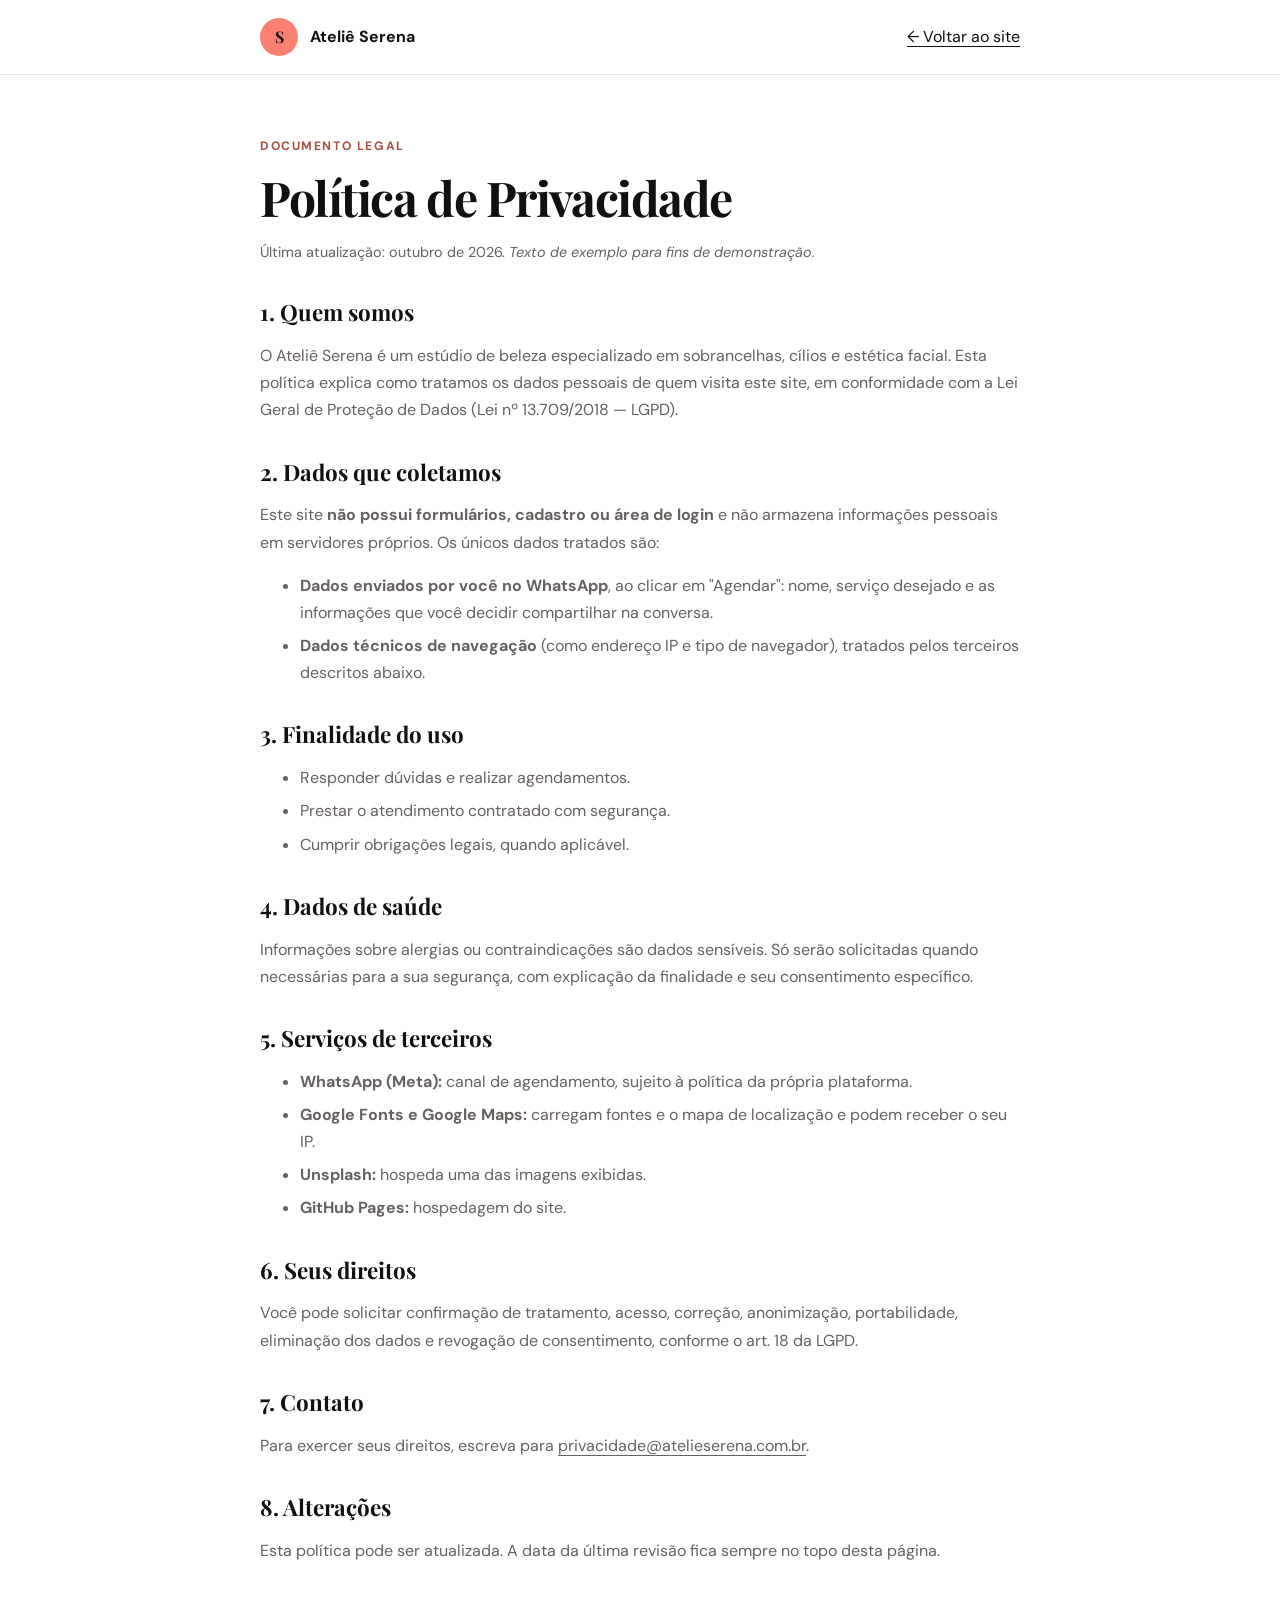
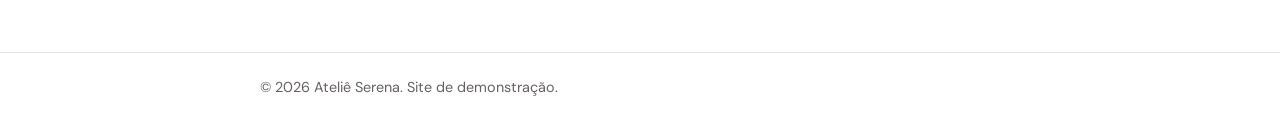
<file: politica-de-privacidade.html>
<!DOCTYPE html>
<html lang="pt-BR">
<head>
  <meta charset="UTF-8">
  <meta name="viewport" content="width=device-width, initial-scale=1">
  <meta name="robots" content="noindex">
  <title>Política de Privacidade | Ateliê Serena</title>
  <link rel="preconnect" href="https://fonts.googleapis.com">
  <link rel="preconnect" href="https://fonts.gstatic.com" crossorigin>
  <link href="https://fonts.googleapis.com/css2?family=DM+Sans:wght@400;500;600;700&family=Playfair+Display:wght@500;600;700&display=swap" rel="stylesheet">
  <link rel="stylesheet" href="css/pages.css">
</head>
<body>
  <header class="header">
    <div class="container">
      <a class="brand" href="index.html" aria-label="Ateliê Serena, início">
        <span class="brand-mark" aria-hidden="true">S</span>
        <span>Ateliê Serena</span>
      </a>
      <a href="index.html">← Voltar ao site</a>
    </div>
  </header>

  <main>
    <div class="container">
      <span class="eyebrow">Documento legal</span>
      <h1>Política de Privacidade</h1>
      <p class="updated">Última atualização: outubro de 2026. <em>Texto de exemplo para fins de demonstração.</em></p>

      <h2>1. Quem somos</h2>
      <p>O Ateliê Serena é um estúdio de beleza especializado em sobrancelhas, cílios e estética facial. Esta política explica como tratamos os dados pessoais de quem visita este site, em conformidade com a Lei Geral de Proteção de Dados (Lei nº 13.709/2018 — LGPD).</p>

      <h2>2. Dados que coletamos</h2>
      <p>Este site <strong>não possui formulários, cadastro ou área de login</strong> e não armazena informações pessoais em servidores próprios. Os únicos dados tratados são:</p>
      <ul>
        <li><strong>Dados enviados por você no WhatsApp</strong>, ao clicar em "Agendar": nome, serviço desejado e as informações que você decidir compartilhar na conversa.</li>
        <li><strong>Dados técnicos de navegação</strong> (como endereço IP e tipo de navegador), tratados pelos terceiros descritos abaixo.</li>
      </ul>

      <h2>3. Finalidade do uso</h2>
      <ul>
        <li>Responder dúvidas e realizar agendamentos.</li>
        <li>Prestar o atendimento contratado com segurança.</li>
        <li>Cumprir obrigações legais, quando aplicável.</li>
      </ul>

      <h2>4. Dados de saúde</h2>
      <p>Informações sobre alergias ou contraindicações são dados sensíveis. Só serão solicitadas quando necessárias para a sua segurança, com explicação da finalidade e seu consentimento específico.</p>

      <h2>5. Serviços de terceiros</h2>
      <ul>
        <li><strong>WhatsApp (Meta):</strong> canal de agendamento, sujeito à política da própria plataforma.</li>
        <li><strong>Google Fonts e Google Maps:</strong> carregam fontes e o mapa de localização e podem receber o seu IP.</li>
        <li><strong>Unsplash:</strong> hospeda uma das imagens exibidas.</li>
        <li><strong>GitHub Pages:</strong> hospedagem do site.</li>
      </ul>

      <h2>6. Seus direitos</h2>
      <p>Você pode solicitar confirmação de tratamento, acesso, correção, anonimização, portabilidade, eliminação dos dados e revogação de consentimento, conforme o art. 18 da LGPD.</p>

      <h2>7. Contato</h2>
      <p>Para exercer seus direitos, escreva para <a href="mailto:privacidade@atelieserena.com.br">privacidade@atelieserena.com.br</a>.</p>

      <h2>8. Alterações</h2>
      <p>Esta política pode ser atualizada. A data da última revisão fica sempre no topo desta página.</p>
    </div>
  </main>

  <footer class="footer">
    <div class="container">© <span id="year"></span> Ateliê Serena. Site de demonstração.</div>
  </footer>
  <script>document.getElementById("year").textContent = new Date().getFullYear();</script>
</body>
</html>
</file>
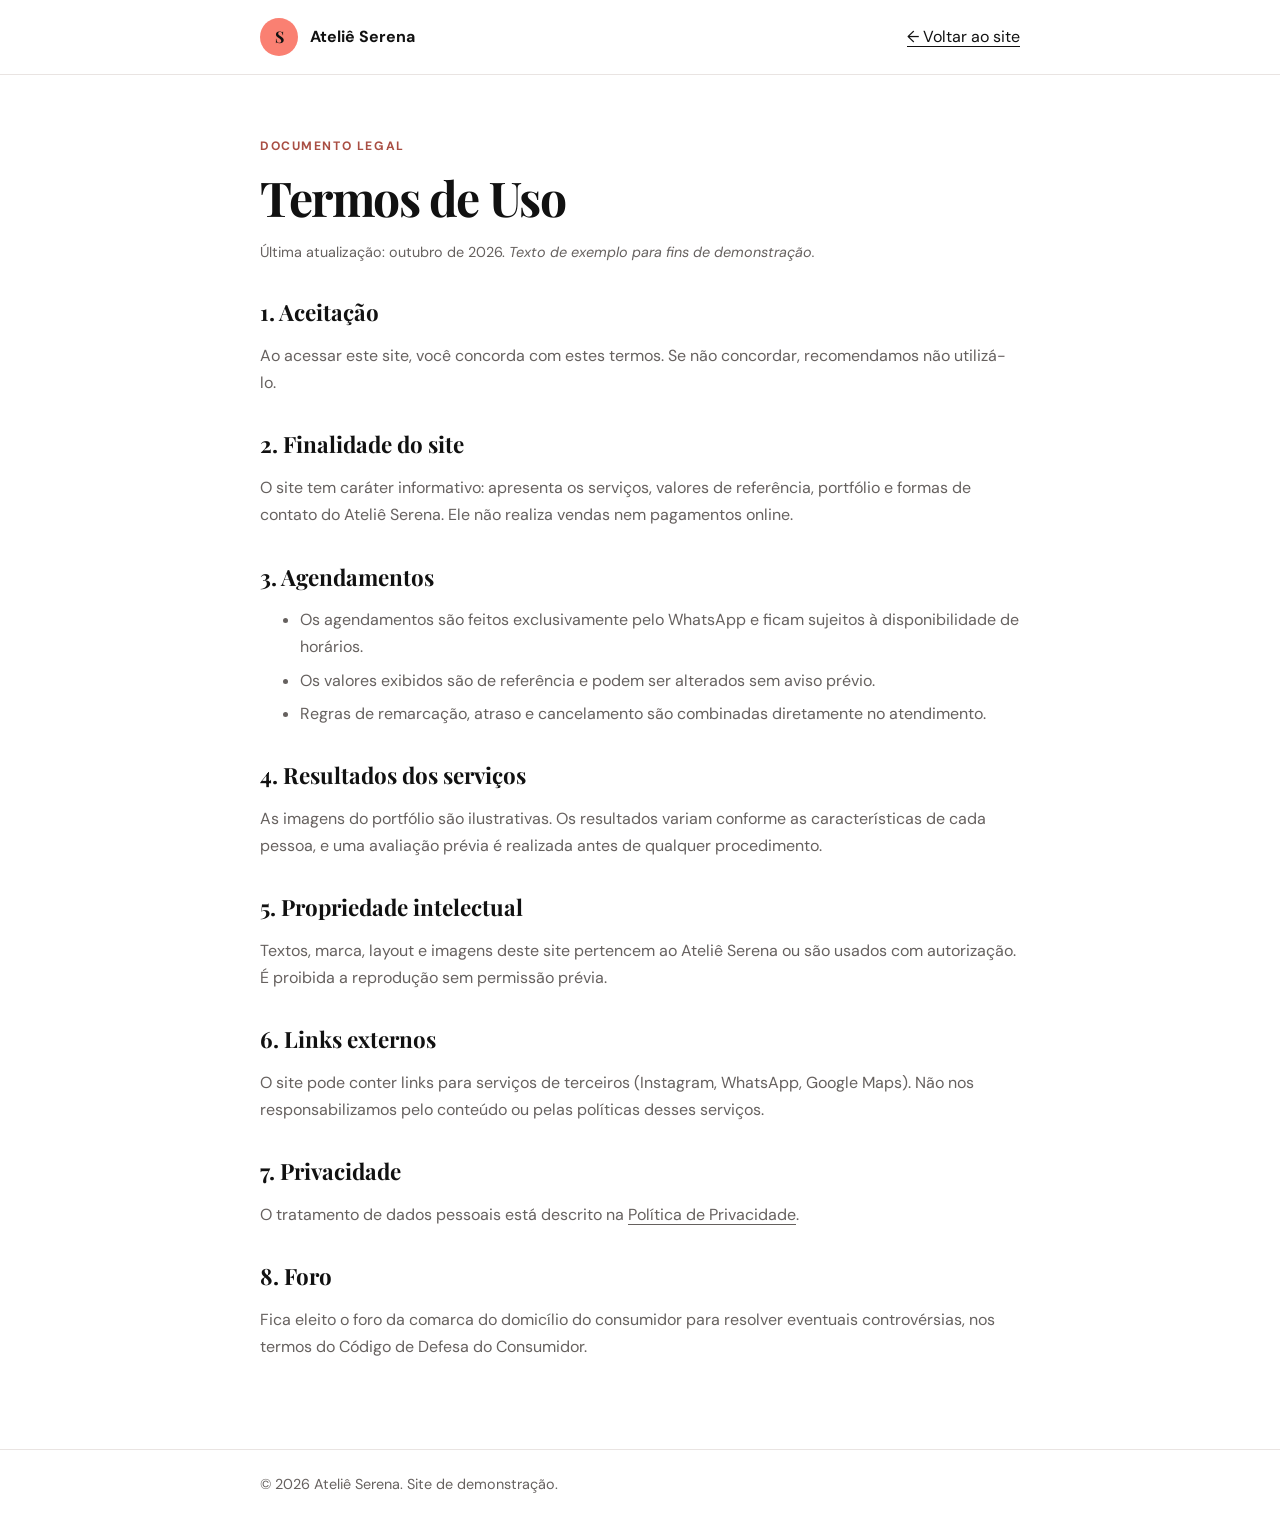
<file: termos-de-uso.html>
<!DOCTYPE html>
<html lang="pt-BR">
<head>
  <meta charset="UTF-8">
  <meta name="viewport" content="width=device-width, initial-scale=1">
  <meta name="robots" content="noindex">
  <title>Termos de Uso | Ateliê Serena</title>
  <link rel="preconnect" href="https://fonts.googleapis.com">
  <link rel="preconnect" href="https://fonts.gstatic.com" crossorigin>
  <link href="https://fonts.googleapis.com/css2?family=DM+Sans:wght@400;500;600;700&family=Playfair+Display:wght@500;600;700&display=swap" rel="stylesheet">
  <link rel="stylesheet" href="css/pages.css">
</head>
<body>
  <header class="header">
    <div class="container">
      <a class="brand" href="index.html" aria-label="Ateliê Serena, início">
        <span class="brand-mark" aria-hidden="true">S</span>
        <span>Ateliê Serena</span>
      </a>
      <a href="index.html">← Voltar ao site</a>
    </div>
  </header>

  <main>
    <div class="container">
      <span class="eyebrow">Documento legal</span>
      <h1>Termos de Uso</h1>
      <p class="updated">Última atualização: outubro de 2026. <em>Texto de exemplo para fins de demonstração.</em></p>

      <h2>1. Aceitação</h2>
      <p>Ao acessar este site, você concorda com estes termos. Se não concordar, recomendamos não utilizá-lo.</p>

      <h2>2. Finalidade do site</h2>
      <p>O site tem caráter informativo: apresenta os serviços, valores de referência, portfólio e formas de contato do Ateliê Serena. Ele não realiza vendas nem pagamentos online.</p>

      <h2>3. Agendamentos</h2>
      <ul>
        <li>Os agendamentos são feitos exclusivamente pelo WhatsApp e ficam sujeitos à disponibilidade de horários.</li>
        <li>Os valores exibidos são de referência e podem ser alterados sem aviso prévio.</li>
        <li>Regras de remarcação, atraso e cancelamento são combinadas diretamente no atendimento.</li>
      </ul>

      <h2>4. Resultados dos serviços</h2>
      <p>As imagens do portfólio são ilustrativas. Os resultados variam conforme as características de cada pessoa, e uma avaliação prévia é realizada antes de qualquer procedimento.</p>

      <h2>5. Propriedade intelectual</h2>
      <p>Textos, marca, layout e imagens deste site pertencem ao Ateliê Serena ou são usados com autorização. É proibida a reprodução sem permissão prévia.</p>

      <h2>6. Links externos</h2>
      <p>O site pode conter links para serviços de terceiros (Instagram, WhatsApp, Google Maps). Não nos responsabilizamos pelo conteúdo ou pelas políticas desses serviços.</p>

      <h2>7. Privacidade</h2>
      <p>O tratamento de dados pessoais está descrito na <a href="politica-de-privacidade.html">Política de Privacidade</a>.</p>

      <h2>8. Foro</h2>
      <p>Fica eleito o foro da comarca do domicílio do consumidor para resolver eventuais controvérsias, nos termos do Código de Defesa do Consumidor.</p>
    </div>
  </main>

  <footer class="footer">
    <div class="container">© <span id="year"></span> Ateliê Serena. Site de demonstração.</div>
  </footer>
  <script>document.getElementById("year").textContent = new Date().getFullYear();</script>
</body>
</html>
</file>
<file: css/pages.css>
/* Estilos compartilhados das páginas internas (política, termos e 404) */
:root {
  --salmon: #FA8072;
  --black: #111111;
  --gray: #66615F;
  --line: #E9E4E2;
  --white: #FFFFFF;
}
*, *::before, *::after { box-sizing: border-box; }
body {
  margin: 0; color: var(--black); background: var(--white);
  font-family: "DM Sans", sans-serif; line-height: 1.7;
  -webkit-font-smoothing: antialiased;
  min-height: 100vh; display: flex; flex-direction: column;
}
a { color: inherit; text-underline-offset: 4px; }
.container { width: min(760px, calc(100% - 40px)); margin-inline: auto; }
h1, h2 { font-family: "Playfair Display", serif; line-height: 1.15; }
h1 { font-size: clamp(2rem, 6vw, 3rem); letter-spacing: -.03em; margin: 12px 0 8px; }
h2 { font-size: 1.4rem; margin: 36px 0 10px; }
p, li { color: var(--gray); }
li { margin-bottom: 6px; }

.header { border-bottom: 1px solid var(--line); }
.header .container { display: flex; align-items: center; justify-content: space-between; padding: 18px 0; }
.brand { display: inline-flex; align-items: center; gap: 12px; text-decoration: none; font-weight: 700; }
.brand-mark {
  width: 38px; height: 38px; border-radius: 50%; background: var(--salmon);
  display: grid; place-items: center; font-family: "Playfair Display", serif;
}
.eyebrow {
  color: #A94E43; font-size: .76rem; font-weight: 700;
  letter-spacing: .13em; text-transform: uppercase;
}
.updated { font-size: .9rem; }
main { flex: 1; padding: 56px 0 72px; }

.btn {
  min-height: 52px; padding: 14px 24px; border-radius: 999px;
  display: inline-flex; align-items: center; justify-content: center;
  font-weight: 700; text-decoration: none; transition: transform .2s ease, background .2s ease;
}
.btn:hover { transform: translateY(-2px); }
.btn-primary { background: var(--salmon); color: var(--black); box-shadow: 0 8px 22px #fa80723d; }
.btn-primary:hover { background: #F76E60; }

.footer { border-top: 1px solid var(--line); padding: 22px 0; font-size: .9rem; color: var(--gray); }

/* 404 */
.error-page { text-align: center; padding: 40px 0; }
.error-code {
  font-family: "Playfair Display", serif; font-size: clamp(6rem, 28vw, 11rem);
  line-height: 1; margin: 0; color: var(--salmon); letter-spacing: -.05em;
}
.error-page p { max-width: 460px; margin: 0 auto 28px; }
</file>
